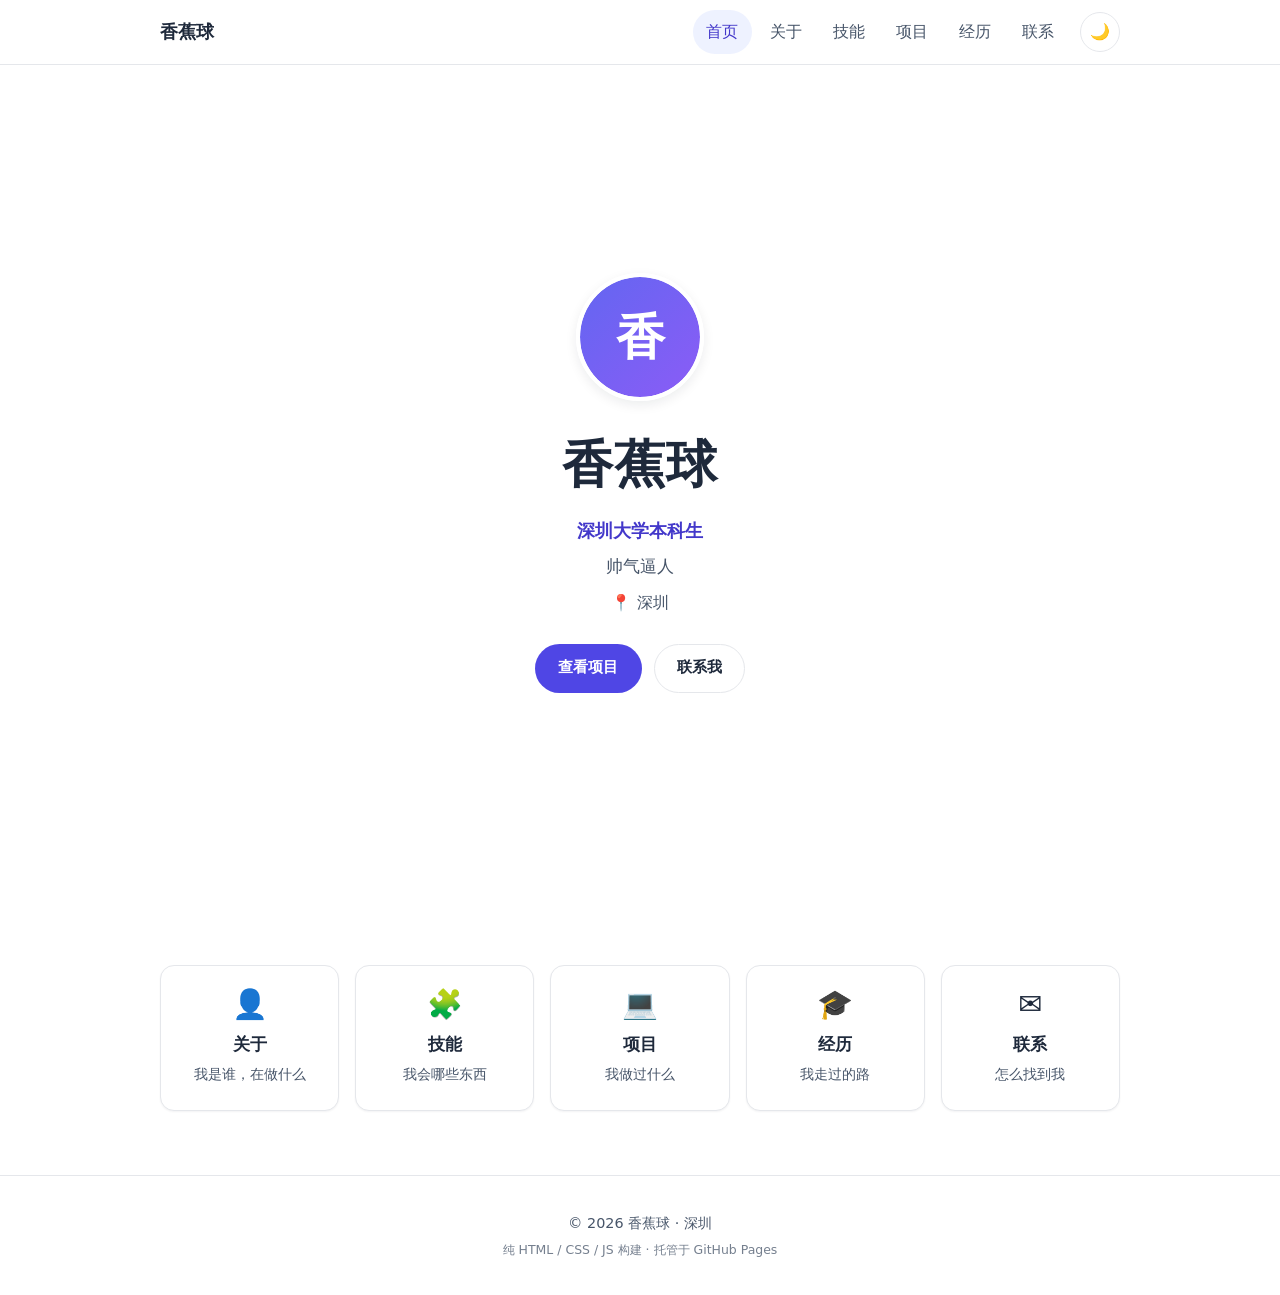
<file: index.html>
<!DOCTYPE html>
<html lang="zh-CN">
<head>
  <meta charset="UTF-8">
  <!-- 移动端优先：视口设置 -->
  <meta name="viewport" content="width=device-width, initial-scale=1.0">

  <!-- SEO 基础 -->
  <title>香蕉球 · 深圳大学本科生 | 个人主页</title>
  <meta name="description" content="香蕉球的个人主页——深圳大学本科生，坐标深圳。了解我的技能、项目与经历，欢迎联系交流。">
  <meta name="author" content="香蕉球">
  <meta name="keywords" content="香蕉球, 深圳大学, 本科生, 个人主页">

  <!-- 站点规范地址 -->
  <link rel="canonical" href="https://xiangjiaoqiu.github.io/personal-site/">

  <!-- Open Graph（社交媒体分享卡片） -->
  <meta property="og:type" content="website">
  <meta property="og:url" content="https://xiangjiaoqiu.github.io/personal-site/">
  <meta property="og:title" content="香蕉球 · 深圳大学本科生">
  <meta property="og:description" content="帅气逼人的深圳大学本科生。了解我的技能、项目与经历，欢迎联系交流。">
  <meta property="og:image" content="https://xiangjiaoqiu.github.io/personal-site/assets/avatar.svg">
  <meta property="og:locale" content="zh_CN">

  <!-- Favicon：内嵌 SVG，香蕉主题 -->
  <link rel="icon" type="image/svg+xml" href="assets/favicon.svg">

  <!-- 主题色（随深浅模式变化，由 JS 同步） -->
  <meta name="theme-color" content="#4f46e5">

  <!-- 深色模式：在 CSS 加载前设置，避免闪烁 -->
  <script>
    (function () {
      var saved = localStorage.getItem('theme');
      var prefersDark = window.matchMedia('(prefers-color-scheme: dark)').matches;
      if (saved === 'dark' || (!saved && prefersDark)) {
        document.documentElement.setAttribute('data-theme', 'dark');
      }
    })();
  </script>

  <link rel="stylesheet" href="styles.css">

  <!-- 禁用 JS 时的兜底：让滚动淡入元素直接可见 -->
  <noscript>
    <style>
      .reveal { opacity: 1; transform: none; }
    </style>
  </noscript>
</head>
<body>

  <!-- ===================== 顶部导航（全站共用，当前页高亮） ===================== -->
  <header class="site-header">
    <nav class="nav container" aria-label="主导航">
      <a class="nav__logo" href="index.html" aria-label="回到首页">香蕉球</a>

      <!-- 汉堡按钮（移动端） -->
      <button id="nav-toggle" class="nav__toggle" type="button"
              aria-expanded="false" aria-controls="nav-menu"
              aria-label="打开菜单">
        <span class="nav__toggle-bar" aria-hidden="true"></span>
        <span class="nav__toggle-bar" aria-hidden="true"></span>
        <span class="nav__toggle-bar" aria-hidden="true"></span>
      </button>

      <ul id="nav-menu" class="nav__menu">
        <li><a class="nav__link" href="index.html" aria-current="page">首页</a></li>
        <li><a class="nav__link" href="about.html">关于</a></li>
        <li><a class="nav__link" href="skills.html">技能</a></li>
        <li><a class="nav__link" href="projects.html">项目</a></li>
        <li><a class="nav__link" href="experience.html">经历</a></li>
        <li><a class="nav__link" href="contact.html">联系</a></li>
        <!-- 深色模式切换 -->
        <li>
          <button id="theme-toggle" class="theme-toggle" type="button"
                  aria-label="切换深色 / 浅色模式" title="切换深色 / 浅色模式">
            <span class="theme-toggle__icon theme-toggle__icon--sun" aria-hidden="true">☀️</span>
            <span class="theme-toggle__icon theme-toggle__icon--moon" aria-hidden="true">🌙</span>
          </button>
        </li>
      </ul>
    </nav>
  </header>

  <main>
    <!-- ===================== Hero 首屏 ===================== -->
    <section id="hero" class="hero container">
      <div class="hero__content reveal">
        <!-- 头像：无真实照片，使用首字母生成的 SVG；替换真实头像后改 src 为 assets/avatar.jpg -->
        <img class="hero__avatar" src="assets/avatar.svg"
             alt="香蕉球的头像（首字母生成的占位头像）" width="128" height="128" decoding="async">

        <h1 class="hero__name">香蕉球</h1>
        <p class="hero__role">深圳大学本科生</p>
        <p class="hero__tagline">帅气逼人</p>
        <p class="hero__location">
          <span aria-hidden="true">📍</span> 深圳
        </p>

        <div class="hero__actions">
          <a class="btn btn--primary" href="projects.html">查看项目</a>
          <a class="btn btn--ghost" href="contact.html">联系我</a>
        </div>
      </div>
    </section>

    <!-- ===================== 站内入口卡片 ===================== -->
    <section class="section container" aria-label="站内导航">
      <div class="home-cards">
        <a class="card home-card reveal" href="about.html">
          <span class="home-card__icon" aria-hidden="true">👤</span>
          <h2 class="home-card__title">关于</h2>
          <p>我是谁，在做什么</p>
        </a>
        <a class="card home-card reveal" href="skills.html">
          <span class="home-card__icon" aria-hidden="true">🧩</span>
          <h2 class="home-card__title">技能</h2>
          <p>我会哪些东西</p>
        </a>
        <a class="card home-card reveal" href="projects.html">
          <span class="home-card__icon" aria-hidden="true">💻</span>
          <h2 class="home-card__title">项目</h2>
          <p>我做过什么</p>
        </a>
        <a class="card home-card reveal" href="experience.html">
          <span class="home-card__icon" aria-hidden="true">🎓</span>
          <h2 class="home-card__title">经历</h2>
          <p>我走过的路</p>
        </a>
        <a class="card home-card reveal" href="contact.html">
          <span class="home-card__icon" aria-hidden="true">✉️</span>
          <h2 class="home-card__title">联系</h2>
          <p>怎么找到我</p>
        </a>
      </div>
    </section>
  </main>

  <!-- ===================== 页脚（全站共用） ===================== -->
  <footer class="site-footer">
    <div class="container">
      <p>© <span id="year">2026</span> 香蕉球 · 深圳</p>
      <p class="site-footer__meta">纯 HTML / CSS / JS 构建 · 托管于 GitHub Pages</p>
    </div>
  </footer>

  <script src="script.js"></script>
</body>
</html>
</file>
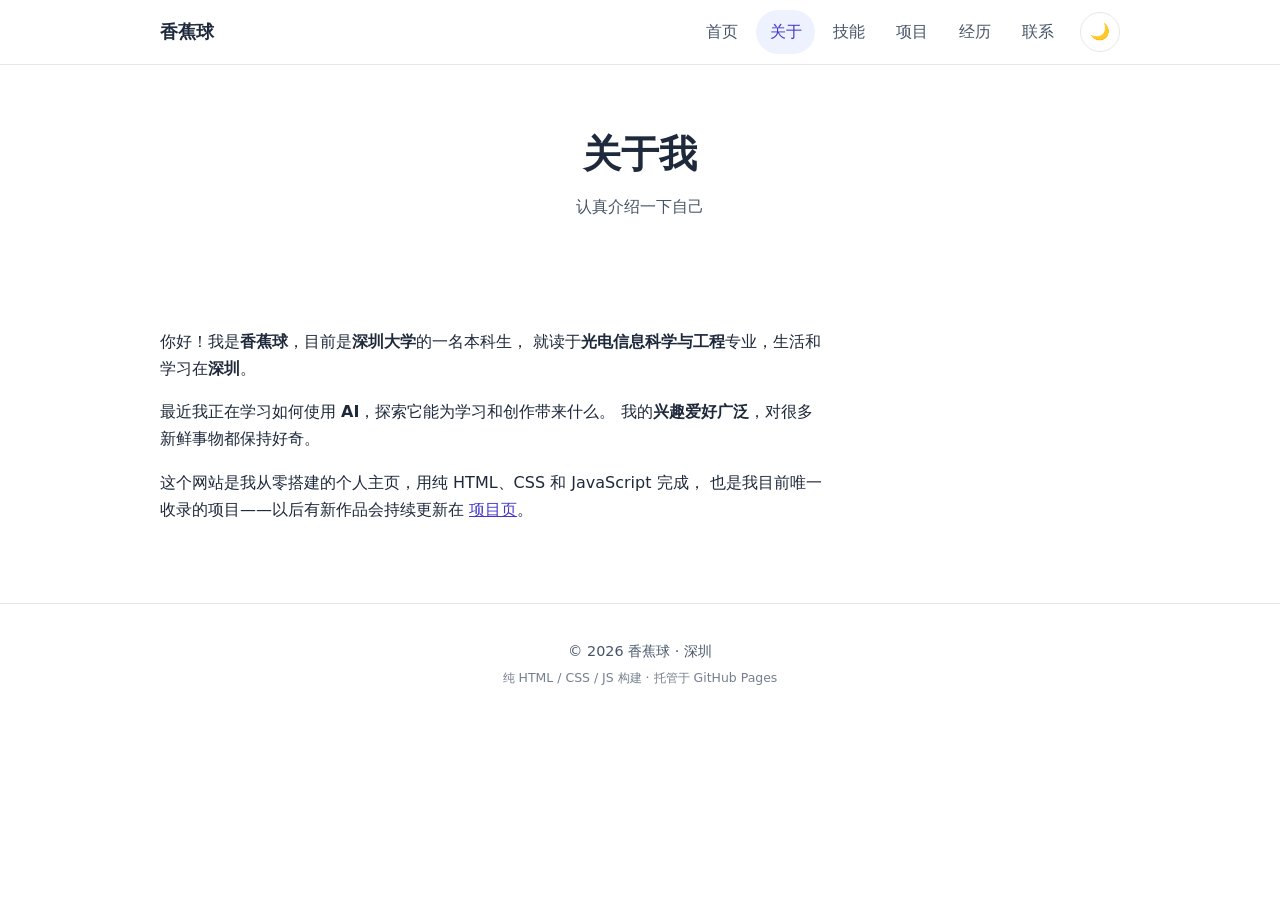
<file: about.html>
<!DOCTYPE html>
<html lang="zh-CN">
<head>
  <meta charset="UTF-8">
  <meta name="viewport" content="width=device-width, initial-scale=1.0">

  <title>关于我 · 香蕉球</title>
  <meta name="description" content="关于香蕉球：深圳大学本科生，坐标深圳。我的介绍、兴趣与正在学习的方向。">
  <link rel="canonical" href="https://xiangjiaoqiu.github.io/personal-site/about.html">

  <meta property="og:type" content="website">
  <meta property="og:url" content="https://xiangjiaoqiu.github.io/personal-site/about.html">
  <meta property="og:title" content="关于我 · 香蕉球">
  <meta property="og:description" content="深圳大学本科生，坐标深圳。我的介绍、兴趣与正在学习的方向。">
  <meta property="og:image" content="https://xiangjiaoqiu.github.io/personal-site/assets/avatar.svg">
  <meta property="og:locale" content="zh_CN">

  <link rel="icon" type="image/svg+xml" href="assets/favicon.svg">
  <meta name="theme-color" content="#4f46e5">

  <script>
    (function () {
      var saved = localStorage.getItem('theme');
      var prefersDark = window.matchMedia('(prefers-color-scheme: dark)').matches;
      if (saved === 'dark' || (!saved && prefersDark)) {
        document.documentElement.setAttribute('data-theme', 'dark');
      }
    })();
  </script>

  <link rel="stylesheet" href="styles.css">
  <noscript>
    <style>.reveal { opacity: 1; transform: none; }</style>
  </noscript>
</head>
<body>

  <!-- 顶部导航（全站共用） -->
  <header class="site-header">
    <nav class="nav container" aria-label="主导航">
      <a class="nav__logo" href="index.html" aria-label="回到首页">香蕉球</a>
      <button id="nav-toggle" class="nav__toggle" type="button"
              aria-expanded="false" aria-controls="nav-menu" aria-label="打开菜单">
        <span class="nav__toggle-bar" aria-hidden="true"></span>
        <span class="nav__toggle-bar" aria-hidden="true"></span>
        <span class="nav__toggle-bar" aria-hidden="true"></span>
      </button>
      <ul id="nav-menu" class="nav__menu">
        <li><a class="nav__link" href="index.html">首页</a></li>
        <li><a class="nav__link" href="about.html" aria-current="page">关于</a></li>
        <li><a class="nav__link" href="skills.html">技能</a></li>
        <li><a class="nav__link" href="projects.html">项目</a></li>
        <li><a class="nav__link" href="experience.html">经历</a></li>
        <li><a class="nav__link" href="contact.html">联系</a></li>
        <li>
          <button id="theme-toggle" class="theme-toggle" type="button"
                  aria-label="切换深色 / 浅色模式" title="切换深色 / 浅色模式">
            <span class="theme-toggle__icon theme-toggle__icon--sun" aria-hidden="true">☀️</span>
            <span class="theme-toggle__icon theme-toggle__icon--moon" aria-hidden="true">🌙</span>
          </button>
        </li>
      </ul>
    </nav>
  </header>

  <main>
    <!-- 子页面页头 -->
    <section class="page-hero">
      <div class="container reveal">
        <h1 class="page-hero__title">关于我</h1>
        <p class="page-hero__sub">认真介绍一下自己</p>
      </div>
    </section>

    <!-- 正文 -->
    <section class="section container">
      <div class="section__body reveal">
        <p>
          你好！我是<strong>香蕉球</strong>，目前是<strong>深圳大学</strong>的一名本科生，
          就读于<strong>光电信息科学与工程</strong>专业，生活和学习在<strong>深圳</strong>。
        </p>
        <p>
          最近我正在学习如何使用 <strong>AI</strong>，探索它能为学习和创作带来什么。
          我的<strong>兴趣爱好广泛</strong>，对很多新鲜事物都保持好奇。
        </p>
        <p>
          这个网站是我从零搭建的个人主页，用纯 HTML、CSS 和 JavaScript 完成，
          也是我目前唯一收录的项目——以后有新作品会持续更新在
          <a href="projects.html">项目页</a>。
        </p>
      </div>
    </section>
  </main>

  <footer class="site-footer">
    <div class="container">
      <p>© <span id="year">2026</span> 香蕉球 · 深圳</p>
      <p class="site-footer__meta">纯 HTML / CSS / JS 构建 · 托管于 GitHub Pages</p>
    </div>
  </footer>

  <script src="script.js"></script>
</body>
</html>
</file>
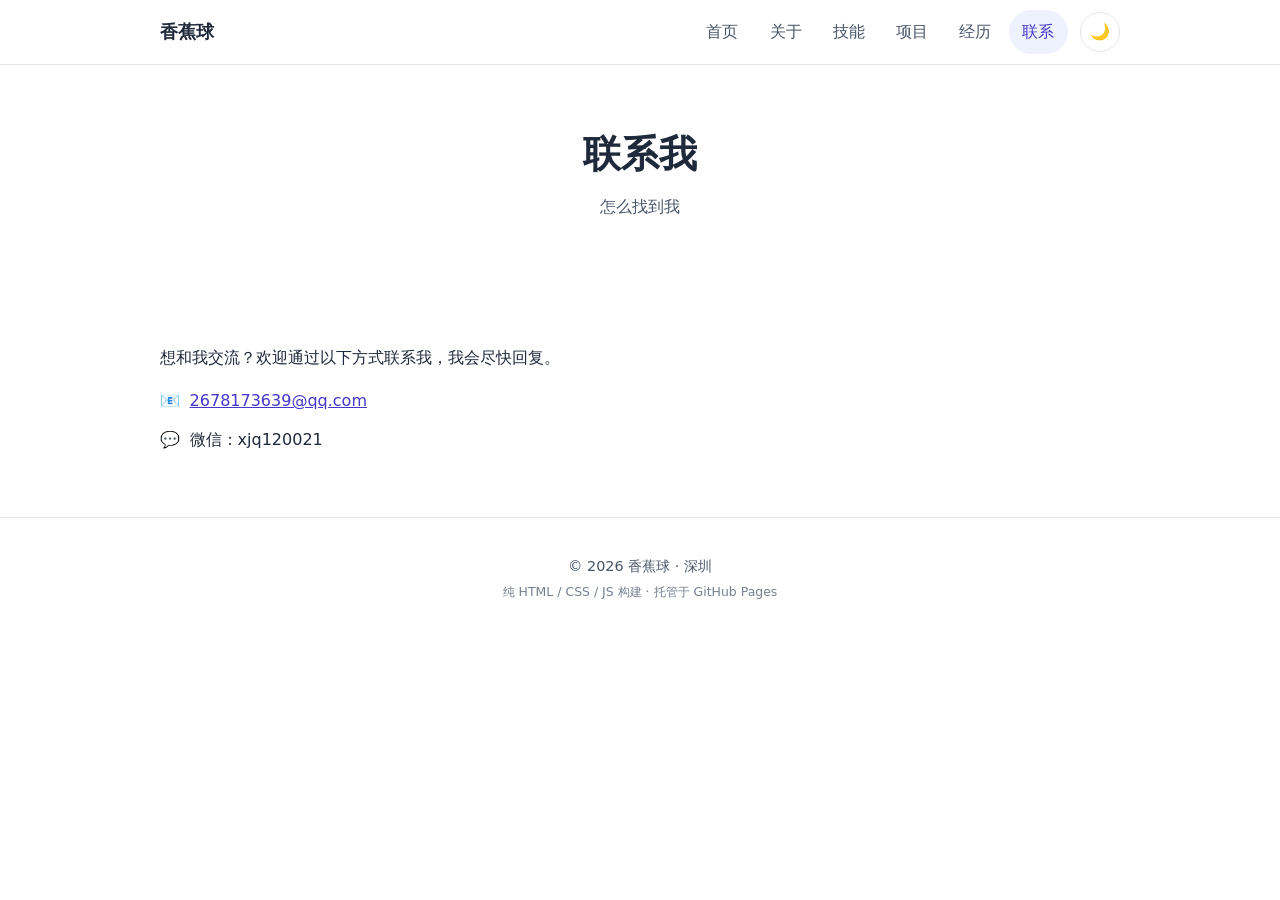
<file: contact.html>
<!DOCTYPE html>
<html lang="zh-CN">
<head>
  <meta charset="UTF-8">
  <meta name="viewport" content="width=device-width, initial-scale=1.0">

  <title>联系我 · 香蕉球</title>
  <meta name="description" content="联系香蕉球：邮箱 2678173639@qq.com，或通过表单给我留言。">
  <link rel="canonical" href="https://xiangjiaoqiu.github.io/personal-site/contact.html">

  <meta property="og:type" content="website">
  <meta property="og:url" content="https://xiangjiaoqiu.github.io/personal-site/contact.html">
  <meta property="og:title" content="联系我 · 香蕉球">
  <meta property="og:description" content="联系香蕉球：邮箱 2678173639@qq.com，或通过表单给我留言。">
  <meta property="og:image" content="https://xiangjiaoqiu.github.io/personal-site/assets/avatar.svg">
  <meta property="og:locale" content="zh_CN">

  <link rel="icon" type="image/svg+xml" href="assets/favicon.svg">
  <meta name="theme-color" content="#4f46e5">

  <script>
    (function () {
      var saved = localStorage.getItem('theme');
      var prefersDark = window.matchMedia('(prefers-color-scheme: dark)').matches;
      if (saved === 'dark' || (!saved && prefersDark)) {
        document.documentElement.setAttribute('data-theme', 'dark');
      }
    })();
  </script>

  <link rel="stylesheet" href="styles.css">
  <noscript>
    <style>.reveal { opacity: 1; transform: none; }</style>
  </noscript>
</head>
<body>

  <header class="site-header">
    <nav class="nav container" aria-label="主导航">
      <a class="nav__logo" href="index.html" aria-label="回到首页">香蕉球</a>
      <button id="nav-toggle" class="nav__toggle" type="button"
              aria-expanded="false" aria-controls="nav-menu" aria-label="打开菜单">
        <span class="nav__toggle-bar" aria-hidden="true"></span>
        <span class="nav__toggle-bar" aria-hidden="true"></span>
        <span class="nav__toggle-bar" aria-hidden="true"></span>
      </button>
      <ul id="nav-menu" class="nav__menu">
        <li><a class="nav__link" href="index.html">首页</a></li>
        <li><a class="nav__link" href="about.html">关于</a></li>
        <li><a class="nav__link" href="skills.html">技能</a></li>
        <li><a class="nav__link" href="projects.html">项目</a></li>
        <li><a class="nav__link" href="experience.html">经历</a></li>
        <li><a class="nav__link" href="contact.html" aria-current="page">联系</a></li>
        <li>
          <button id="theme-toggle" class="theme-toggle" type="button"
                  aria-label="切换深色 / 浅色模式" title="切换深色 / 浅色模式">
            <span class="theme-toggle__icon theme-toggle__icon--sun" aria-hidden="true">☀️</span>
            <span class="theme-toggle__icon theme-toggle__icon--moon" aria-hidden="true">🌙</span>
          </button>
        </li>
      </ul>
    </nav>
  </header>

  <main>
    <section class="page-hero">
      <div class="container reveal">
        <h1 class="page-hero__title">联系我</h1>
        <p class="page-hero__sub">怎么找到我</p>
      </div>
    </section>

    <section class="section container">
      <div class="contact-info reveal">
        <p>想和我交流？欢迎通过以下方式联系我，我会尽快回复。</p>
        <ul class="contact-list">
          <li>
            <span aria-hidden="true">📧</span>
            <a href="mailto:2678173639@qq.com">2678173639@qq.com</a>
          </li>
          <li>
            <span aria-hidden="true">💬</span>
            <span>微信：xjq120021</span>
          </li>
        </ul>
      </div>
    </section>
  </main>

  <footer class="site-footer">
    <div class="container">
      <p>© <span id="year">2026</span> 香蕉球 · 深圳</p>
      <p class="site-footer__meta">纯 HTML / CSS / JS 构建 · 托管于 GitHub Pages</p>
    </div>
  </footer>

  <script src="script.js"></script>
</body>
</html>
</file>
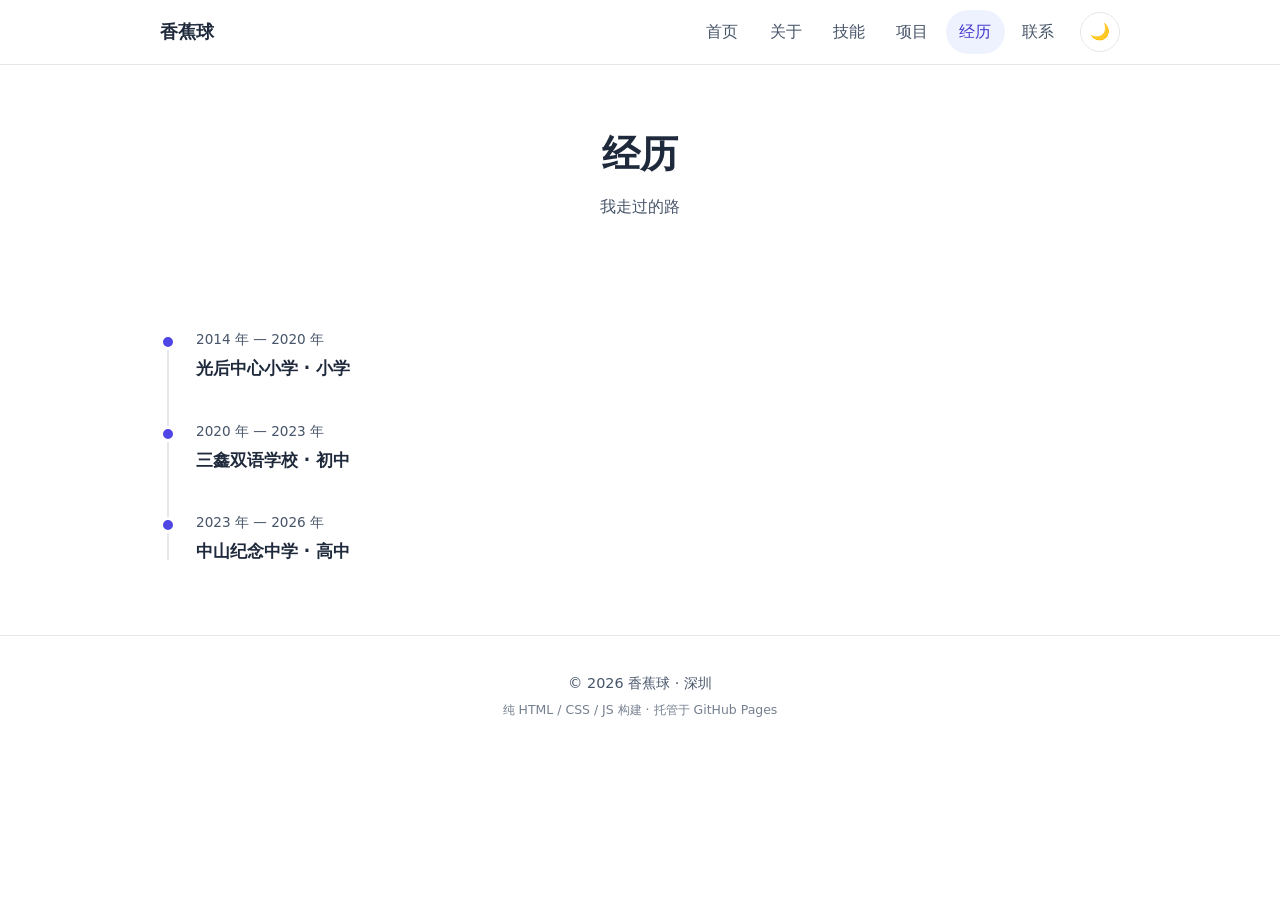
<file: experience.html>
<!DOCTYPE html>
<html lang="zh-CN">
<head>
  <meta charset="UTF-8">
  <meta name="viewport" content="width=device-width, initial-scale=1.0">

  <title>经历 · 香蕉球</title>
  <meta name="description" content="香蕉球的经历时间线：教育与成长轨迹。">
  <link rel="canonical" href="https://xiangjiaoqiu.github.io/personal-site/experience.html">

  <meta property="og:type" content="website">
  <meta property="og:url" content="https://xiangjiaoqiu.github.io/personal-site/experience.html">
  <meta property="og:title" content="经历 · 香蕉球">
  <meta property="og:description" content="香蕉球的经历时间线：教育与成长轨迹。">
  <meta property="og:image" content="https://xiangjiaoqiu.github.io/personal-site/assets/avatar.svg">
  <meta property="og:locale" content="zh_CN">

  <link rel="icon" type="image/svg+xml" href="assets/favicon.svg">
  <meta name="theme-color" content="#4f46e5">

  <script>
    (function () {
      var saved = localStorage.getItem('theme');
      var prefersDark = window.matchMedia('(prefers-color-scheme: dark)').matches;
      if (saved === 'dark' || (!saved && prefersDark)) {
        document.documentElement.setAttribute('data-theme', 'dark');
      }
    })();
  </script>

  <link rel="stylesheet" href="styles.css">
  <noscript>
    <style>.reveal { opacity: 1; transform: none; }</style>
  </noscript>
</head>
<body>

  <header class="site-header">
    <nav class="nav container" aria-label="主导航">
      <a class="nav__logo" href="index.html" aria-label="回到首页">香蕉球</a>
      <button id="nav-toggle" class="nav__toggle" type="button"
              aria-expanded="false" aria-controls="nav-menu" aria-label="打开菜单">
        <span class="nav__toggle-bar" aria-hidden="true"></span>
        <span class="nav__toggle-bar" aria-hidden="true"></span>
        <span class="nav__toggle-bar" aria-hidden="true"></span>
      </button>
      <ul id="nav-menu" class="nav__menu">
        <li><a class="nav__link" href="index.html">首页</a></li>
        <li><a class="nav__link" href="about.html">关于</a></li>
        <li><a class="nav__link" href="skills.html">技能</a></li>
        <li><a class="nav__link" href="projects.html">项目</a></li>
        <li><a class="nav__link" href="experience.html" aria-current="page">经历</a></li>
        <li><a class="nav__link" href="contact.html">联系</a></li>
        <li>
          <button id="theme-toggle" class="theme-toggle" type="button"
                  aria-label="切换深色 / 浅色模式" title="切换深色 / 浅色模式">
            <span class="theme-toggle__icon theme-toggle__icon--sun" aria-hidden="true">☀️</span>
            <span class="theme-toggle__icon theme-toggle__icon--moon" aria-hidden="true">🌙</span>
          </button>
        </li>
      </ul>
    </nav>
  </header>

  <main>
    <section class="page-hero">
      <div class="container reveal">
        <h1 class="page-hero__title">经历</h1>
        <p class="page-hero__sub">我走过的路</p>
      </div>
    </section>

    <section class="section section--tinted">
      <div class="container">
        <ol class="timeline">
          <li class="timeline__item reveal">
            <p class="timeline__date">2014 年 — 2020 年</p>
            <h2 class="timeline__title">光后中心小学 · 小学</h2>
          </li>

          <li class="timeline__item reveal">
            <p class="timeline__date">2020 年 — 2023 年</p>
            <h2 class="timeline__title">三鑫双语学校 · 初中</h2>
          </li>

          <li class="timeline__item reveal">
            <p class="timeline__date">2023 年 — 2026 年</p>
            <h2 class="timeline__title">中山纪念中学 · 高中</h2>
          </li>
        </ol>
      </div>
    </section>
  </main>

  <footer class="site-footer">
    <div class="container">
      <p>© <span id="year">2026</span> 香蕉球 · 深圳</p>
      <p class="site-footer__meta">纯 HTML / CSS / JS 构建 · 托管于 GitHub Pages</p>
    </div>
  </footer>

  <script src="script.js"></script>
</body>
</html>
</file>
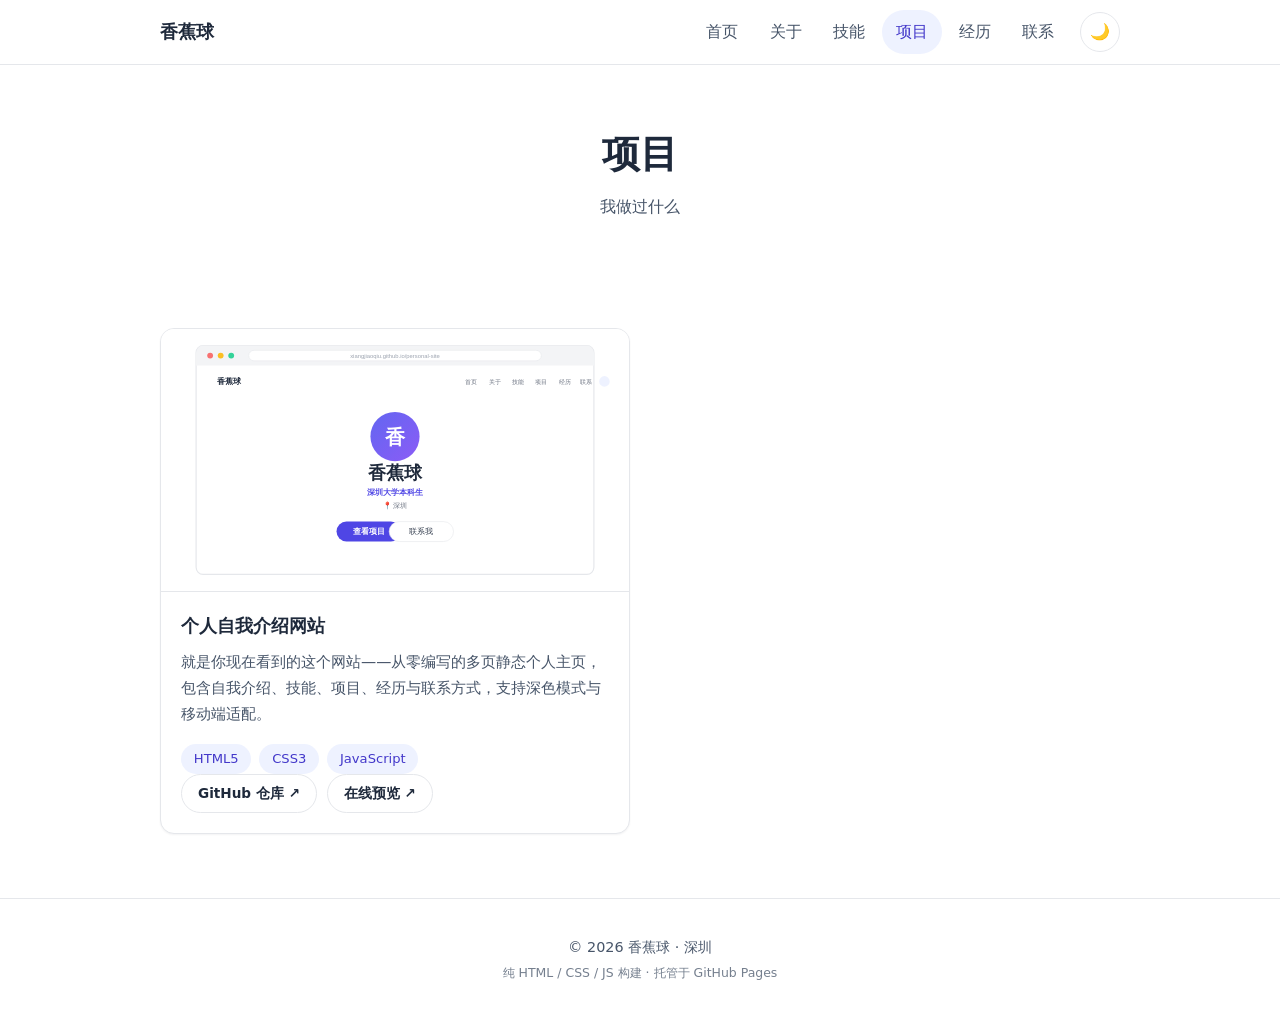
<file: projects.html>
<!DOCTYPE html>
<html lang="zh-CN">
<head>
  <meta charset="UTF-8">
  <meta name="viewport" content="width=device-width, initial-scale=1.0">

  <title>项目 · 香蕉球</title>
  <meta name="description" content="香蕉球的项目列表：做过什么、用了什么技术、代码在哪里。">
  <link rel="canonical" href="https://xiangjiaoqiu.github.io/personal-site/projects.html">

  <meta property="og:type" content="website">
  <meta property="og:url" content="https://xiangjiaoqiu.github.io/personal-site/projects.html">
  <meta property="og:title" content="项目 · 香蕉球">
  <meta property="og:description" content="香蕉球的项目列表：做过什么、用了什么技术、代码在哪里。">
  <meta property="og:image" content="https://xiangjiaoqiu.github.io/personal-site/assets/avatar.svg">
  <meta property="og:locale" content="zh_CN">

  <link rel="icon" type="image/svg+xml" href="assets/favicon.svg">
  <meta name="theme-color" content="#4f46e5">

  <script>
    (function () {
      var saved = localStorage.getItem('theme');
      var prefersDark = window.matchMedia('(prefers-color-scheme: dark)').matches;
      if (saved === 'dark' || (!saved && prefersDark)) {
        document.documentElement.setAttribute('data-theme', 'dark');
      }
    })();
  </script>

  <link rel="stylesheet" href="styles.css">
  <noscript>
    <style>.reveal { opacity: 1; transform: none; }</style>
  </noscript>
</head>
<body>

  <header class="site-header">
    <nav class="nav container" aria-label="主导航">
      <a class="nav__logo" href="index.html" aria-label="回到首页">香蕉球</a>
      <button id="nav-toggle" class="nav__toggle" type="button"
              aria-expanded="false" aria-controls="nav-menu" aria-label="打开菜单">
        <span class="nav__toggle-bar" aria-hidden="true"></span>
        <span class="nav__toggle-bar" aria-hidden="true"></span>
        <span class="nav__toggle-bar" aria-hidden="true"></span>
      </button>
      <ul id="nav-menu" class="nav__menu">
        <li><a class="nav__link" href="index.html">首页</a></li>
        <li><a class="nav__link" href="about.html">关于</a></li>
        <li><a class="nav__link" href="skills.html">技能</a></li>
        <li><a class="nav__link" href="projects.html" aria-current="page">项目</a></li>
        <li><a class="nav__link" href="experience.html">经历</a></li>
        <li><a class="nav__link" href="contact.html">联系</a></li>
        <li>
          <button id="theme-toggle" class="theme-toggle" type="button"
                  aria-label="切换深色 / 浅色模式" title="切换深色 / 浅色模式">
            <span class="theme-toggle__icon theme-toggle__icon--sun" aria-hidden="true">☀️</span>
            <span class="theme-toggle__icon theme-toggle__icon--moon" aria-hidden="true">🌙</span>
          </button>
        </li>
      </ul>
    </nav>
  </header>

  <main>
    <section class="page-hero">
      <div class="container reveal">
        <h1 class="page-hero__title">项目</h1>
        <p class="page-hero__sub">我做过什么</p>
      </div>
    </section>

    <section class="section container">
      <div class="projects-grid">
        <!-- 项目卡片 1：真实项目（本网站） -->
        <article class="card project-card reveal">
          <!-- 项目配图（真实截图可用 assets/project-1.png 替换） -->
          <img class="project-card__img" src="assets/project-1.svg" loading="lazy"
               alt="个人网站首页示意图：浏览器窗口中的个人主页，含头像、姓名与导航按钮" width="800" height="450" decoding="async">

          <div class="card__body">
            <h2 class="card__title">个人自我介绍网站</h2>
            <p class="card__text">
              就是你现在看到的这个网站——从零编写的多页静态个人主页，
              包含自我介绍、技能、项目、经历与联系方式，支持深色模式与移动端适配。
            </p>
            <ul class="tag-list" aria-label="技术栈">
              <li class="tag">HTML5</li>
              <li class="tag">CSS3</li>
              <li class="tag">JavaScript</li>
            </ul>
            <div class="project-card__links">
              <a class="btn btn--small btn--ghost"
                 href="https://github.com/xiangjiaoqiu/personal-site" target="_blank"
                 rel="noopener noreferrer">
                GitHub 仓库<span aria-hidden="true"> ↗</span>
              </a>
              <a class="btn btn--small btn--ghost" href="index.html">
                在线预览<span aria-hidden="true"> ↗</span>
              </a>
            </div>
          </div>
        </article>
      </div>
    </section>
  </main>

  <footer class="site-footer">
    <div class="container">
      <p>© <span id="year">2026</span> 香蕉球 · 深圳</p>
      <p class="site-footer__meta">纯 HTML / CSS / JS 构建 · 托管于 GitHub Pages</p>
    </div>
  </footer>

  <script src="script.js"></script>
</body>
</html>
</file>
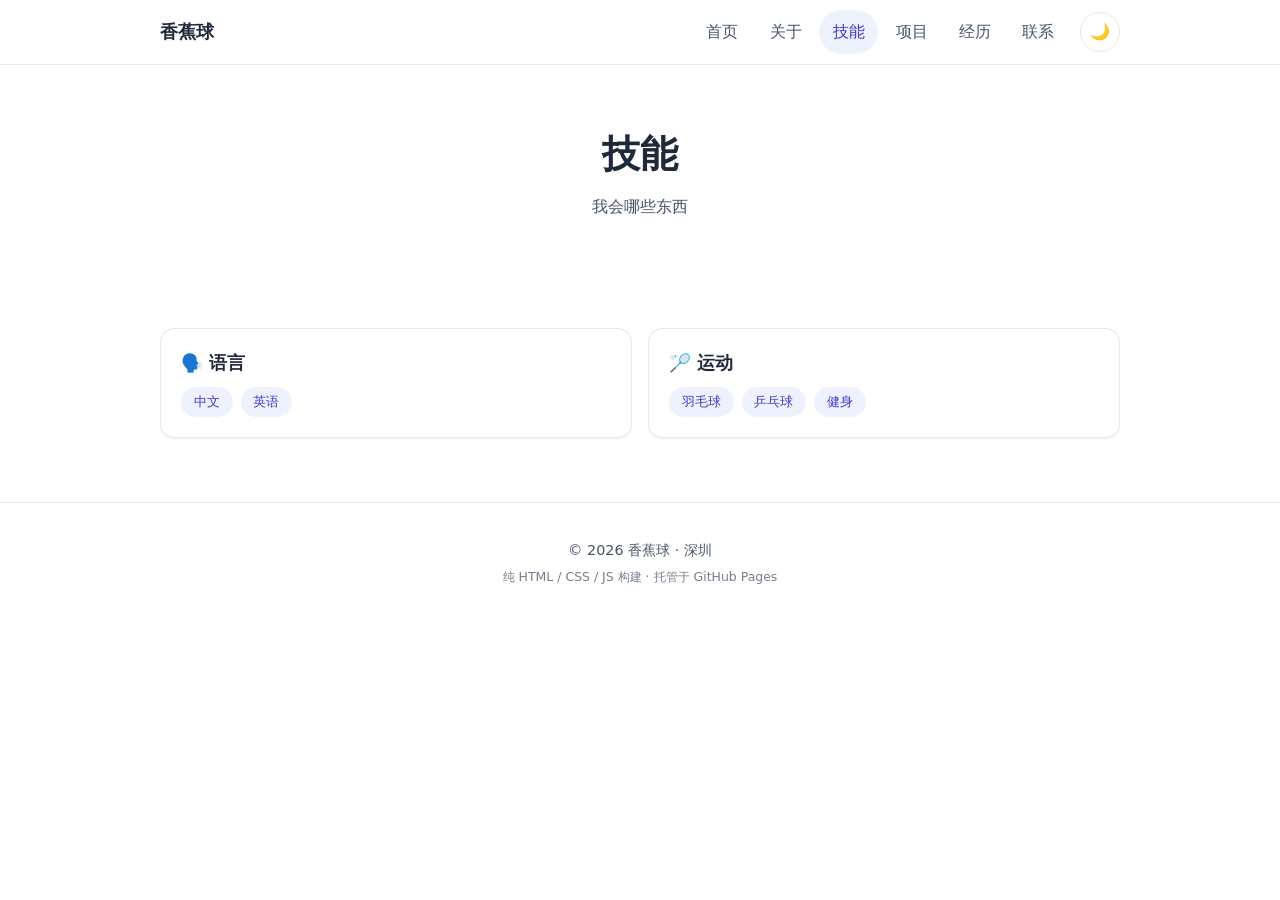
<file: skills.html>
<!DOCTYPE html>
<html lang="zh-CN">
<head>
  <meta charset="UTF-8">
  <meta name="viewport" content="width=device-width, initial-scale=1.0">

  <title>技能 · 香蕉球</title>
  <meta name="description" content="香蕉球的技能清单：按语言、前端、后端、工具分类展示。">
  <link rel="canonical" href="https://xiangjiaoqiu.github.io/personal-site/skills.html">

  <meta property="og:type" content="website">
  <meta property="og:url" content="https://xiangjiaoqiu.github.io/personal-site/skills.html">
  <meta property="og:title" content="技能 · 香蕉球">
  <meta property="og:description" content="香蕉球的技能清单：按语言、前端、后端、工具分类展示。">
  <meta property="og:image" content="https://xiangjiaoqiu.github.io/personal-site/assets/avatar.svg">
  <meta property="og:locale" content="zh_CN">

  <link rel="icon" type="image/svg+xml" href="assets/favicon.svg">
  <meta name="theme-color" content="#4f46e5">

  <script>
    (function () {
      var saved = localStorage.getItem('theme');
      var prefersDark = window.matchMedia('(prefers-color-scheme: dark)').matches;
      if (saved === 'dark' || (!saved && prefersDark)) {
        document.documentElement.setAttribute('data-theme', 'dark');
      }
    })();
  </script>

  <link rel="stylesheet" href="styles.css">
  <noscript>
    <style>.reveal { opacity: 1; transform: none; }</style>
  </noscript>
</head>
<body>

  <header class="site-header">
    <nav class="nav container" aria-label="主导航">
      <a class="nav__logo" href="index.html" aria-label="回到首页">香蕉球</a>
      <button id="nav-toggle" class="nav__toggle" type="button"
              aria-expanded="false" aria-controls="nav-menu" aria-label="打开菜单">
        <span class="nav__toggle-bar" aria-hidden="true"></span>
        <span class="nav__toggle-bar" aria-hidden="true"></span>
        <span class="nav__toggle-bar" aria-hidden="true"></span>
      </button>
      <ul id="nav-menu" class="nav__menu">
        <li><a class="nav__link" href="index.html">首页</a></li>
        <li><a class="nav__link" href="about.html">关于</a></li>
        <li><a class="nav__link" href="skills.html" aria-current="page">技能</a></li>
        <li><a class="nav__link" href="projects.html">项目</a></li>
        <li><a class="nav__link" href="experience.html">经历</a></li>
        <li><a class="nav__link" href="contact.html">联系</a></li>
        <li>
          <button id="theme-toggle" class="theme-toggle" type="button"
                  aria-label="切换深色 / 浅色模式" title="切换深色 / 浅色模式">
            <span class="theme-toggle__icon theme-toggle__icon--sun" aria-hidden="true">☀️</span>
            <span class="theme-toggle__icon theme-toggle__icon--moon" aria-hidden="true">🌙</span>
          </button>
        </li>
      </ul>
    </nav>
  </header>

  <main>
    <section class="page-hero">
      <div class="container reveal">
        <h1 class="page-hero__title">技能</h1>
        <p class="page-hero__sub">我会哪些东西</p>
      </div>
    </section>

    <section class="section container">
      <div class="skills-grid">
        <article class="card skill-card reveal">
          <h2 class="card__title"><span aria-hidden="true">🗣️</span> 语言</h2>
          <ul class="tag-list" aria-label="语言能力">
            <li class="tag">中文</li>
            <li class="tag">英语</li>
          </ul>
        </article>

        <article class="card skill-card reveal">
          <h2 class="card__title"><span aria-hidden="true">🏸</span> 运动</h2>
          <ul class="tag-list" aria-label="运动爱好">
            <li class="tag">羽毛球</li>
            <li class="tag">乒乓球</li>
            <li class="tag">健身</li>
          </ul>
        </article>
      </div>
    </section>
  </main>

  <footer class="site-footer">
    <div class="container">
      <p>© <span id="year">2026</span> 香蕉球 · 深圳</p>
      <p class="site-footer__meta">纯 HTML / CSS / JS 构建 · 托管于 GitHub Pages</p>
    </div>
  </footer>

  <script src="script.js"></script>
</body>
</html>
</file>
<file: styles.css>
/* =====================================================
   香蕉球 · 个人主页样式
   移动端优先，浅色为默认，通过 [data-theme="dark"] 切换深色
   ===================================================== */

/* ---------- 设计变量 ---------- */
:root {
  /* 主色：靛蓝（对比度符合 WCAG AA） */
  --color-primary: #4f46e5;
  --color-primary-strong: #4338ca;
  --color-primary-soft: #eef2ff;

  /* 文字与背景（浅色模式为纯白背景，卡片自然融合） */
  --color-bg: #ffffff;
  --color-bg-elevated: #ffffff;
  --color-bg-tinted: #ffffff;
  --color-text: #1e293b;
  --color-text-muted: #475569;
  --color-border: #e5e7eb;

  /* 通用 */
  --radius: 14px;
  --shadow-sm: 0 1px 2px rgba(15, 23, 42, 0.05);
  --shadow-md: 0 4px 12px rgba(15, 23, 42, 0.08);
  --font-sans: "Inter", "PingFang SC", "Microsoft YaHei", system-ui, -apple-system,
               "Segoe UI", Roboto, "Helvetica Neue", sans-serif;
  --container: 960px;
  --header-h: 64px;
}

[data-theme="dark"] {
  --color-primary: #818cf8;
  --color-primary-strong: #a5b4fc;
  --color-primary-soft: #27275c;
  --color-bg: #0f172a;
  --color-bg-elevated: #1e293b;
  --color-bg-tinted: #172033;
  --color-text: #e2e8f0;
  --color-text-muted: #94a3b8;
  --color-border: #334155;
  --shadow-sm: 0 1px 3px rgba(0, 0, 0, 0.35);
  --shadow-md: 0 6px 18px rgba(0, 0, 0, 0.45);
}

/* ---------- 基础重置 ---------- */
*, *::before, *::after { box-sizing: border-box; }

html {
  scroll-behavior: smooth; /* 平滑滚动 */
  /* 锚点定位时为固定头部预留空间 */
  scroll-padding-top: calc(var(--header-h) + 12px);
}

body {
  margin: 0;
  font-family: var(--font-sans);
  line-height: 1.7;
  color: var(--color-text);
  background: var(--color-bg);
  transition: background-color 0.25s ease, color 0.25s ease;
  -webkit-font-smoothing: antialiased;
}

img { max-width: 100%; display: block; }

a { color: var(--color-primary-strong); }

.container {
  width: min(100% - 2.5rem, var(--container));
  margin-inline: auto;
}

/* 键盘焦点可见 */
:focus-visible {
  outline: 3px solid var(--color-primary);
  outline-offset: 2px;
  border-radius: 4px;
}

/* 占位提示样式（待替换内容） */
.placeholder-note {
  color: var(--color-text-muted);
  font-style: italic;
  background: var(--color-bg-tinted);
  border-radius: 6px;
  padding: 0.05em 0.4em;
}

/* ---------- 顶部导航 ---------- */
.site-header {
  position: sticky;
  top: 0;
  z-index: 100;
  background: color-mix(in srgb, var(--color-bg) 88%, transparent);
  backdrop-filter: blur(10px);
  border-bottom: 1px solid var(--color-border);
}

.nav {
  display: flex;
  align-items: center;
  justify-content: space-between;
  height: var(--header-h);
}

.nav__logo {
  font-weight: 700;
  font-size: 1.15rem;
  text-decoration: none;
  color: var(--color-text);
}

.nav__menu {
  display: flex;
  align-items: center;
  gap: 0.25rem;
  list-style: none;
  margin: 0;
  padding: 0;
}

.nav__link {
  display: block;
  padding: 0.5rem 0.85rem;
  border-radius: 999px;
  text-decoration: none;
  color: var(--color-text-muted);
  font-weight: 500;
  transition: color 0.2s ease, background-color 0.2s ease;
}

.nav__link:hover,
.nav__link[aria-current="page"] {
  color: var(--color-primary-strong);
  background: var(--color-primary-soft);
}

/* 深浅模式切换按钮 */
.theme-toggle {
  border: 1px solid var(--color-border);
  background: var(--color-bg-elevated);
  border-radius: 999px;
  width: 2.5rem;
  height: 2.5rem;
  margin-left: 0.5rem;
  cursor: pointer;
  display: grid;
  place-items: center;
  transition: transform 0.2s ease;
}
.theme-toggle:hover { transform: scale(1.08); }

/* 根据当前主题显示对应图标 */
.theme-toggle__icon { display: none; font-size: 1rem; line-height: 1; }
[data-theme="dark"] .theme-toggle__icon--sun { display: block; }
html:not([data-theme="dark"]) .theme-toggle__icon--moon { display: block; }

/* 移动端汉堡按钮：桌面端隐藏（≤719px 才显示） */
.nav__toggle { display: none; }

@media (max-width: 719px) {
  .nav__toggle {
    display: flex;
    flex-direction: column;
    justify-content: center;
    gap: 5px;
    width: 2.5rem;
    height: 2.5rem;
    padding: 0.5rem;
    background: none;
    border: none;
    cursor: pointer;
  }
}
.nav__toggle-bar {
  height: 2px;
  width: 100%;
  background: var(--color-text);
  border-radius: 2px;
  transition: transform 0.25s ease, opacity 0.25s ease;
}
.nav__toggle[aria-expanded="true"] .nav__toggle-bar:nth-child(1) { transform: translateY(7px) rotate(45deg); }
.nav__toggle[aria-expanded="true"] .nav__toggle-bar:nth-child(2) { opacity: 0; }
.nav__toggle[aria-expanded="true"] .nav__toggle-bar:nth-child(3) { transform: translateY(-7px) rotate(-45deg); }

/* 移动端：菜单默认收起 */
@media (max-width: 719px) {
  .nav__menu {
    position: absolute;
    top: var(--header-h);
    left: 0;
    right: 0;
    flex-direction: column;
    align-items: stretch;
    padding: 0.75rem 1.25rem 1rem;
    background: var(--color-bg);
    border-bottom: 1px solid var(--color-border);
    box-shadow: var(--shadow-md);
    /* 收起状态：不可见且不可聚焦 */
    display: none;
  }
  .nav__menu.is-open { display: flex; }
  .theme-toggle { margin-left: 0; margin-top: 0.5rem; }
}

/* ---------- Hero 首屏 ---------- */
.hero {
  display: flex;
  align-items: center;
  justify-content: center;
  min-height: calc(100svh - var(--header-h));
  text-align: center;
  padding-block: 3rem;
}

/* ---------- 首页入口卡片 ---------- */
.home-cards {
  display: grid;
  grid-template-columns: repeat(auto-fit, minmax(160px, 1fr));
  gap: 1rem;
}

.home-card {
  display: block;
  padding: 1.5rem 1rem;
  text-align: center;
  text-decoration: none;
  color: var(--color-text);
}
.home-card__icon { font-size: 1.8rem; line-height: 1; }
.home-card__title { font-size: 1.05rem; margin: 0.5rem 0 0.25rem; }
.home-card p { margin: 0; color: var(--color-text-muted); font-size: 0.85rem; }

/* ---------- 子页面页头 ---------- */
.page-hero {
  padding: 3.5rem 0 2.75rem;
  text-align: center;
  background: linear-gradient(180deg, var(--color-bg-tinted), var(--color-bg));
}
.page-hero__title {
  font-size: clamp(1.8rem, 5vw, 2.4rem);
  margin: 0 0 0.4rem;
}
.page-hero__sub { color: var(--color-text-muted); margin: 0; }

/* ---------- 404 页 ---------- */
.error-page {
  min-height: calc(100svh - var(--header-h));
  display: flex;
  flex-direction: column;
  align-items: center;
  justify-content: center;
  text-align: center;
  gap: 0.75rem;
  padding: 2rem;
}
.error-page__code {
  font-size: clamp(4.5rem, 18vw, 7.5rem);
  font-weight: 800;
  line-height: 1;
  margin: 0;
  color: var(--color-primary);
  opacity: 0.85;
}
.error-page__title { font-size: 1.4rem; margin: 0; }
.error-page__text { color: var(--color-text-muted); margin: 0 0 1rem; }

.hero__avatar {
  width: 128px;
  height: 128px;
  border-radius: 50%;
  margin: 0 auto 1.25rem;
  box-shadow: var(--shadow-md);
  border: 4px solid var(--color-bg-elevated);
}

.hero__greeting { color: var(--color-text-muted); margin: 0 0 0.25rem; }

.hero__name {
  font-size: clamp(2.2rem, 6vw, 3.2rem);
  margin: 0 0 0.4rem;
  letter-spacing: 0.02em;
}

.hero__role {
  font-size: 1.15rem;
  color: var(--color-primary-strong);
  font-weight: 600;
  margin: 0 0 0.4rem;
}

.hero__tagline {
  font-size: 1.05rem;
  color: var(--color-text-muted);
  margin: 0 0 0.5rem;
}

.hero__location { color: var(--color-text-muted); margin: 0 0 1.75rem; }

.hero__actions {
  display: flex;
  flex-wrap: wrap;
  gap: 0.75rem;
  justify-content: center;
}

/* ---------- 按钮 ---------- */
.btn {
  display: inline-block;
  padding: 0.65rem 1.4rem;
  border-radius: 999px;
  font-weight: 600;
  font-size: 0.95rem;
  text-decoration: none;
  cursor: pointer;
  border: 1px solid transparent;
  transition: transform 0.15s ease, box-shadow 0.15s ease,
              background-color 0.15s ease, color 0.15s ease;
}
.btn:hover { transform: translateY(-2px); box-shadow: var(--shadow-md); }
.btn:active { transform: translateY(0); }

.btn--primary {
  background: var(--color-primary);
  color: #ffffff;
}
.btn--primary:hover { background: var(--color-primary-strong); color: #ffffff; }
[data-theme="dark"] .btn--primary { color: #0f172a; }

.btn--ghost {
  background: var(--color-bg-elevated);
  color: var(--color-text);
  border-color: var(--color-border);
}
.btn--ghost:hover { color: var(--color-primary-strong); }

.btn--small { padding: 0.45rem 1rem; font-size: 0.85rem; }

/* ---------- 通用 Section ---------- */
.section { padding-block: 4rem; }
.section--tinted { background: var(--color-bg-tinted); }

.section__title {
  font-size: clamp(1.5rem, 4vw, 2rem);
  margin: 0 0 1.75rem;
  position: relative;
  display: inline-block;
}
/* 标题下的小色条 */
.section__title::after {
  content: "";
  position: absolute;
  left: 0;
  bottom: -0.45rem;
  width: 3rem;
  height: 4px;
  border-radius: 2px;
  background: var(--color-primary);
}

.section__body p { margin: 0 0 1rem; max-width: 65ch; }

/* ---------- 卡片 ---------- */
.card {
  background: var(--color-bg-elevated);
  border: 1px solid var(--color-border);
  border-radius: var(--radius);
  box-shadow: var(--shadow-sm);
  transition: transform 0.2s ease, box-shadow 0.2s ease;
}
.card:hover { transform: translateY(-4px); box-shadow: var(--shadow-md); }

.card__title { font-size: 1.1rem; margin: 0 0 0.5rem; }
.card__text { color: var(--color-text-muted); font-size: 0.95rem; margin: 0 0 1rem; }
.card__body { padding: 1.25rem; }

/* ---------- 技能 ---------- */
.skills-grid {
  display: grid;
  grid-template-columns: 1fr;
  gap: 1rem;
}
@media (min-width: 640px) { .skills-grid { grid-template-columns: repeat(2, 1fr); } }

.skill-card { padding: 1.25rem; }

/* 标签 */
.tag-list {
  list-style: none;
  margin: 0;
  padding: 0;
  display: flex;
  flex-wrap: wrap;
  gap: 0.5rem;
}
.tag {
  padding: 0.25rem 0.8rem;
  border-radius: 999px;
  font-size: 0.82rem;
  font-weight: 500;
  background: var(--color-primary-soft);
  color: var(--color-primary-strong);
}
.tag--placeholder {
  background: var(--color-bg-tinted);
  color: var(--color-text-muted);
  border: 1px dashed var(--color-border);
}

/* ---------- 项目 ---------- */
.projects-grid {
  display: grid;
  grid-template-columns: 1fr;
  gap: 1.25rem;
}
@media (min-width: 720px) { .projects-grid { grid-template-columns: repeat(2, 1fr); } }

.project-card { overflow: hidden; }

/* 项目配图 */
.project-card__img {
  width: 100%;
  height: auto;
  aspect-ratio: 16 / 9;
  object-fit: cover;
  border-bottom: 1px solid var(--color-border);
}

.project-card__links { display: flex; gap: 0.6rem; flex-wrap: wrap; }

/* ---------- 时间线 ---------- */
.timeline {
  list-style: none;
  margin: 0;
  padding: 0;
  position: relative;
  max-width: 640px;
}
/* 竖向主线 */
.timeline::before {
  content: "";
  position: absolute;
  top: 6px;
  bottom: 6px;
  left: 7px;
  width: 2px;
  background: var(--color-border);
}

.timeline__item {
  position: relative;
  padding: 0 0 2rem 2.25rem;
}
.timeline__item:last-child { padding-bottom: 0; }
/* 每个节点的圆点 */
.timeline__item::before {
  content: "";
  position: absolute;
  left: 0;
  top: 6px;
  width: 16px;
  height: 16px;
  border-radius: 50%;
  background: var(--color-primary);
  border: 3px solid var(--color-bg-tinted);
}

.timeline__date {
  font-size: 0.85rem;
  color: var(--color-text-muted);
  margin: 0 0 0.2rem;
}
.timeline__title { font-size: 1.05rem; margin: 0 0 0.3rem; }
.timeline__text { color: var(--color-text-muted); margin: 0; }

/* ---------- 联系 ---------- */
.contact-grid {
  display: grid;
  grid-template-columns: 1fr;
  gap: 2rem;
  align-items: start;
}
@media (min-width: 720px) {
  .contact-grid { grid-template-columns: 1fr 1.2fr; }
}

.contact-list {
  list-style: none;
  margin: 1rem 0 0;
  padding: 0;
  display: grid;
  gap: 0.75rem;
}
.contact-list li { display: flex; align-items: center; gap: 0.6rem; }
.contact-list a { font-weight: 500; }

.contact-form { padding: 1.5rem; display: grid; gap: 1rem; }

.field { display: grid; gap: 0.35rem; }
.field label { font-weight: 600; font-size: 0.9rem; }

.field input,
.field textarea {
  font: inherit;
  padding: 0.65rem 0.85rem;
  border-radius: 10px;
  border: 1px solid var(--color-border);
  background: var(--color-bg);
  color: var(--color-text);
  transition: border-color 0.2s ease, box-shadow 0.2s ease;
}
.field input:focus,
.field textarea:focus {
  outline: none;
  border-color: var(--color-primary);
  box-shadow: 0 0 0 3px color-mix(in srgb, var(--color-primary) 25%, transparent);
}

/* 简单的校验错误态（由 JS 控制 aria-invalid） */
.field input[aria-invalid="true"],
.field textarea[aria-invalid="true"] { border-color: #dc2626; }

.contact-form__hint {
  font-size: 0.8rem;
  color: var(--color-text-muted);
  margin: 0;
}

/* ---------- 页脚 ---------- */
.site-footer {
  border-top: 1px solid var(--color-border);
  padding-block: 2rem;
  text-align: center;
  color: var(--color-text-muted);
  font-size: 0.9rem;
}
.site-footer p { margin: 0.2rem 0; }
.site-footer__meta { font-size: 0.78rem; opacity: 0.75; }

/* ---------- 滚动淡入动效（克制） ---------- */
.reveal {
  opacity: 0;
  transform: translateY(18px);
  transition: opacity 0.6s ease, transform 0.6s ease;
}
.reveal.is-visible {
  opacity: 1;
  transform: none;
}

/* 尊重系统"减少动效"设置 */
@media (prefers-reduced-motion: reduce) {
  html { scroll-behavior: auto; }
  .reveal { opacity: 1; transform: none; transition: none; }
  .btn:hover, .card:hover, .theme-toggle:hover { transform: none; }
}
</file>
